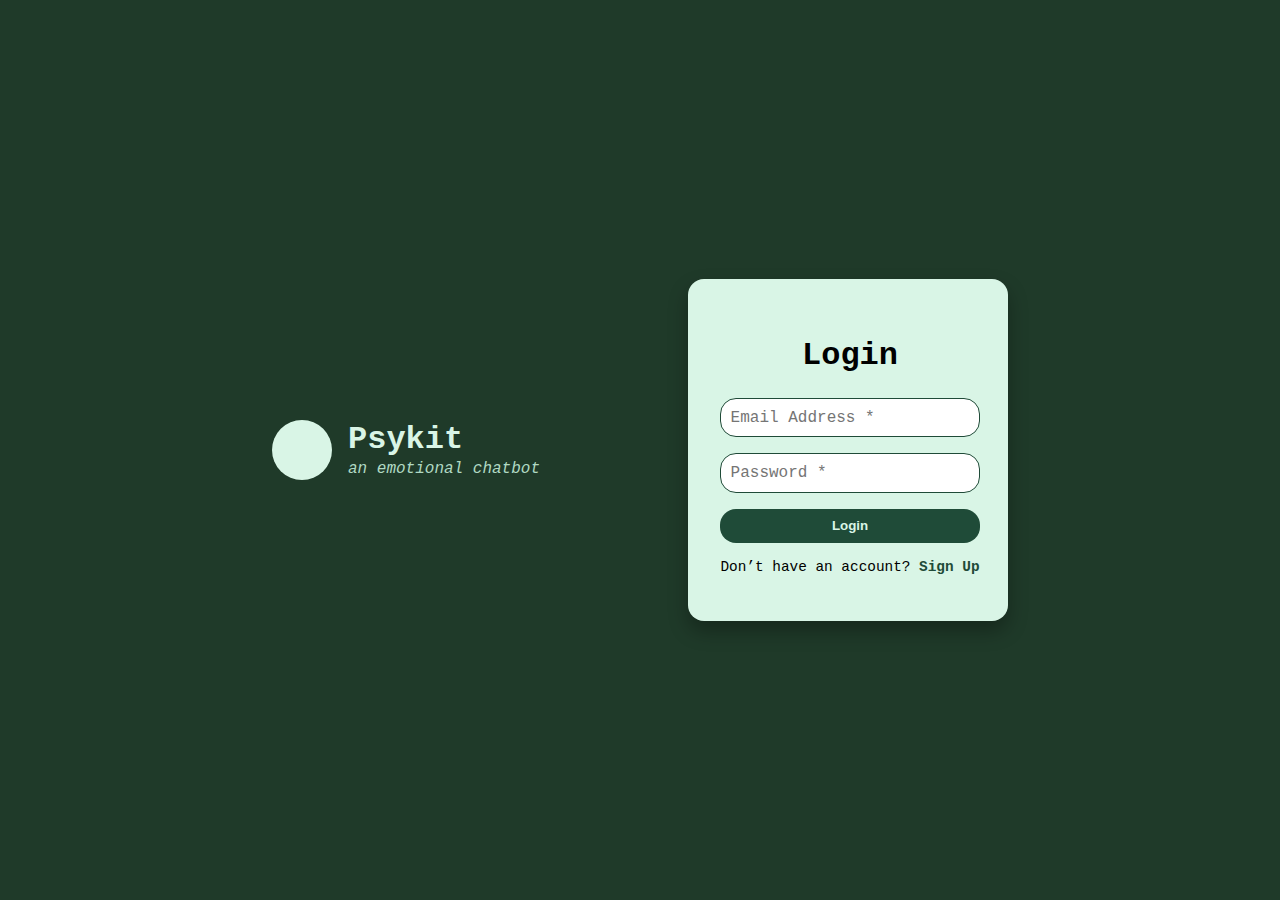
<file: static/login.html>
<!DOCTYPE html>
<html lang="en">

<head>
  <meta charset="UTF-8" />
  <meta name="viewport" content="width=device-width, initial-scale=1.0" />
  <title>Emotional ChatBot - Login</title>
  <link rel="stylesheet" href="/static/login.css" />
</head>

<body>
  <div class="login-page">
    <div class="branding">
      <div class="circle"></div>
      <div class="branding-text">
        <h1>Psykit</h1>
        <p class="tagline">an emotional chatbot</p>
      </div>
    </div>

    <div class="login-box">
      <h2>Login</h2>
      <form method="POST" action="/login">
        <input type="email" name="email" placeholder="Email Address *" required />
        <input type="password" name="password" placeholder="Password *" required />
        <button type="submit">Login</button>
      </form>

      <p class="signup-text">Don’t have an account? <a href="/signup">Sign Up</a></p>
    </div>
  </div>
</body>

</html>
</file>
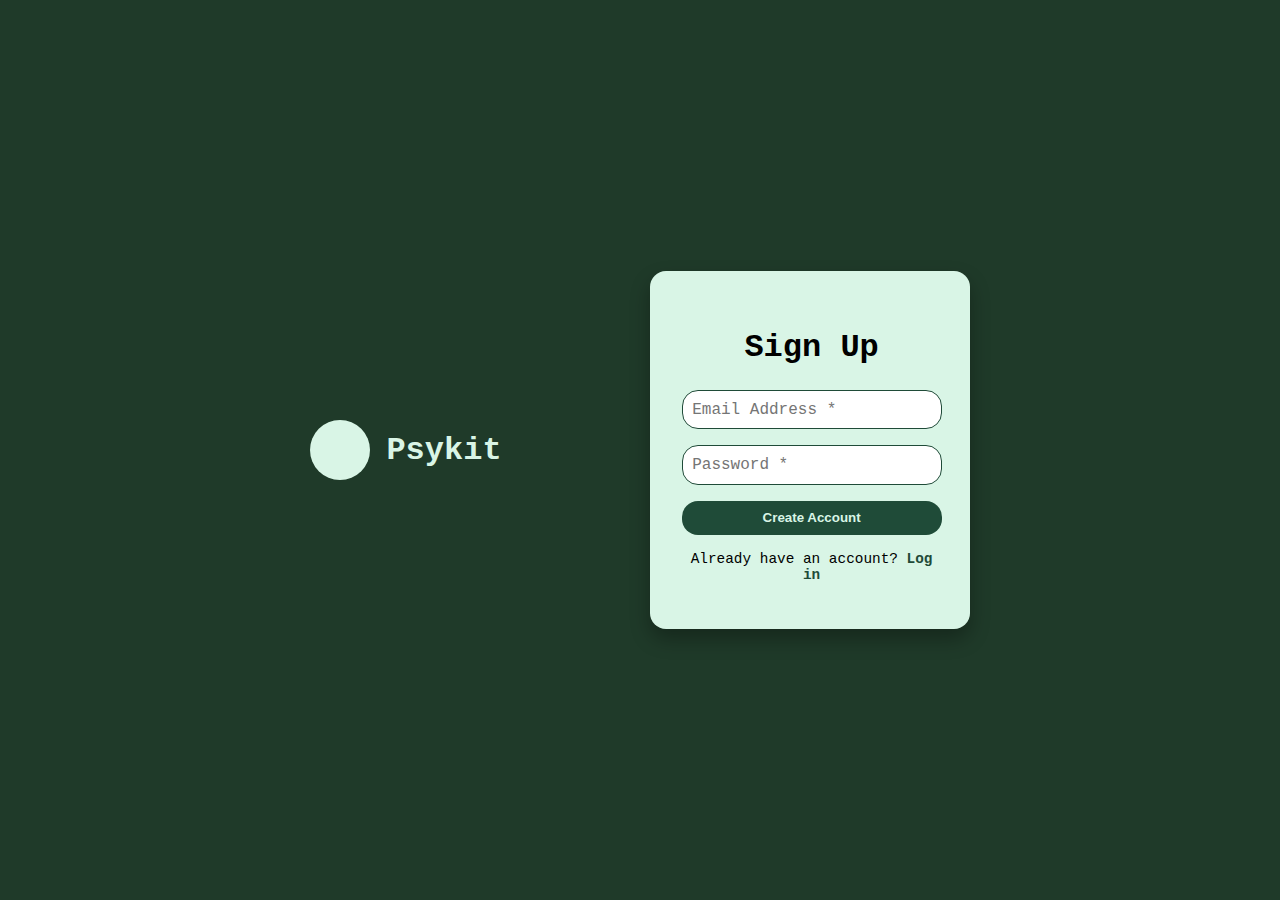
<file: static/signup.html>
<!DOCTYPE html>
<html lang="en">
<head>
  <meta charset="UTF-8" />
  <meta name="viewport" content="width=device-width, initial-scale=1.0"/>
  <title>Sign Up - Emotional ChatBot</title>
  <link rel="stylesheet" href="/static/login.css" />
</head>
<body>
  <div class="login-page">
    <div class="branding">
      <div class="circle"></div>
      <h1>Psykit</h1>
    </div>

    <div class="login-box">
      <h2>Sign Up</h2>
      <form method="POST" action="/signup">
        <input type="email" name="email" placeholder="Email Address *" required />
        <input type="password" name="password" placeholder="Password *" required />
        <button type="submit">Create Account</button>
      </form>

      <p class="signup-text">Already have an account? <a href="/">Log in</a></p>
    </div>
  </div>
</body>
</html>
</file>
<file: static/login.css>
/* Base */
body {
  margin: 0;
  font-family: 'Courier New', monospace;
  background-color: #1f3a29;
  color: #d9f5e6;
  overflow-x: hidden;
  height: 100vh;
}

/* Page layout */
.login-page {
  display: flex;
  flex-direction: row;
  align-items: center;
  justify-content: center;
  gap: 3rem;
  flex-wrap: wrap;
  height: 100vh;
  padding: 2rem;
  box-sizing: border-box;
}

/* Branding */
.branding {
  display: flex;
  align-items: center;
  gap: 1rem;
  padding-right: 100px;
}

.branding .circle {
  width: 60px;
  height: 60px;
  background-color: #d9f5e6;
  border-radius: 50%;
}

.branding h1 {
  font-size: 2rem;
  color: #d9f5e6;
}

/* Login box */
.login-box {
  background-color: #d9f5e6;
  color: #000;
  padding: 2rem;
  border-radius: 1rem;
  box-shadow: 0 10px 20px rgba(0, 0, 0, 0.3);
  width: 320px;
  box-sizing: border-box;
  padding-right: 28px;
}

.login-box h2 {
  text-align: center;
  font-size: 2rem;
  margin-bottom: 1rem;
}

/* Input fields */
.login-box input {
  width: 92%;
  padding: 0.6rem;
  margin: 0.5rem 0;
  border-radius: 1rem;
  border: 1px solid #1f4b38;
  font-size: 1rem;
  font-family: inherit;
}

.branding-text {
  display: flex;
  flex-direction: column; /* Stack vertically */
  line-height: 1.2;
}

.branding-text h1 {
  margin: 0;
}

.tagline {
  margin: 0;
  font-size: 1rem;
  font-style: italic;
  color: #b0d9c3;
}


/* Submit button */
.login-box button[type="submit"] {
  width: 100%;
  padding: 0.6rem;
  background-color: #1f4b38;
  color: #d9f5e6;
  border: none;
  border-radius: 1rem;
  font-weight: bold;
  cursor: pointer;
  margin-top: 0.5rem;
}

/* Sign up link */
.signup-text {
  text-align: center;
  font-size: 0.9rem;
  margin-top: 1rem;
}

.signup-text a {
  color: #1f4b38;
  font-weight: bold;
  text-decoration: none;
}

/* Responsive design */
@media (max-width: 768px) {

  .circle{
    display: none;
  }
  .login-page {
    flex-direction: column;
    justify-content: center;
    align-items: center;
    padding: 2rem 1rem;
    gap: 1.5rem;
  }

  .branding {
    flex-direction: column;
    align-items: center;
    text-align: center;
    padding-right: 0px;
  }

  .branding h1 {
    font-size: 2rem;
    margin-bottom: 0px;
  }

  .login-box {
    width: 100%;
    max-width: 350px;
    padding: 1.5rem;
  }
}
</file>
